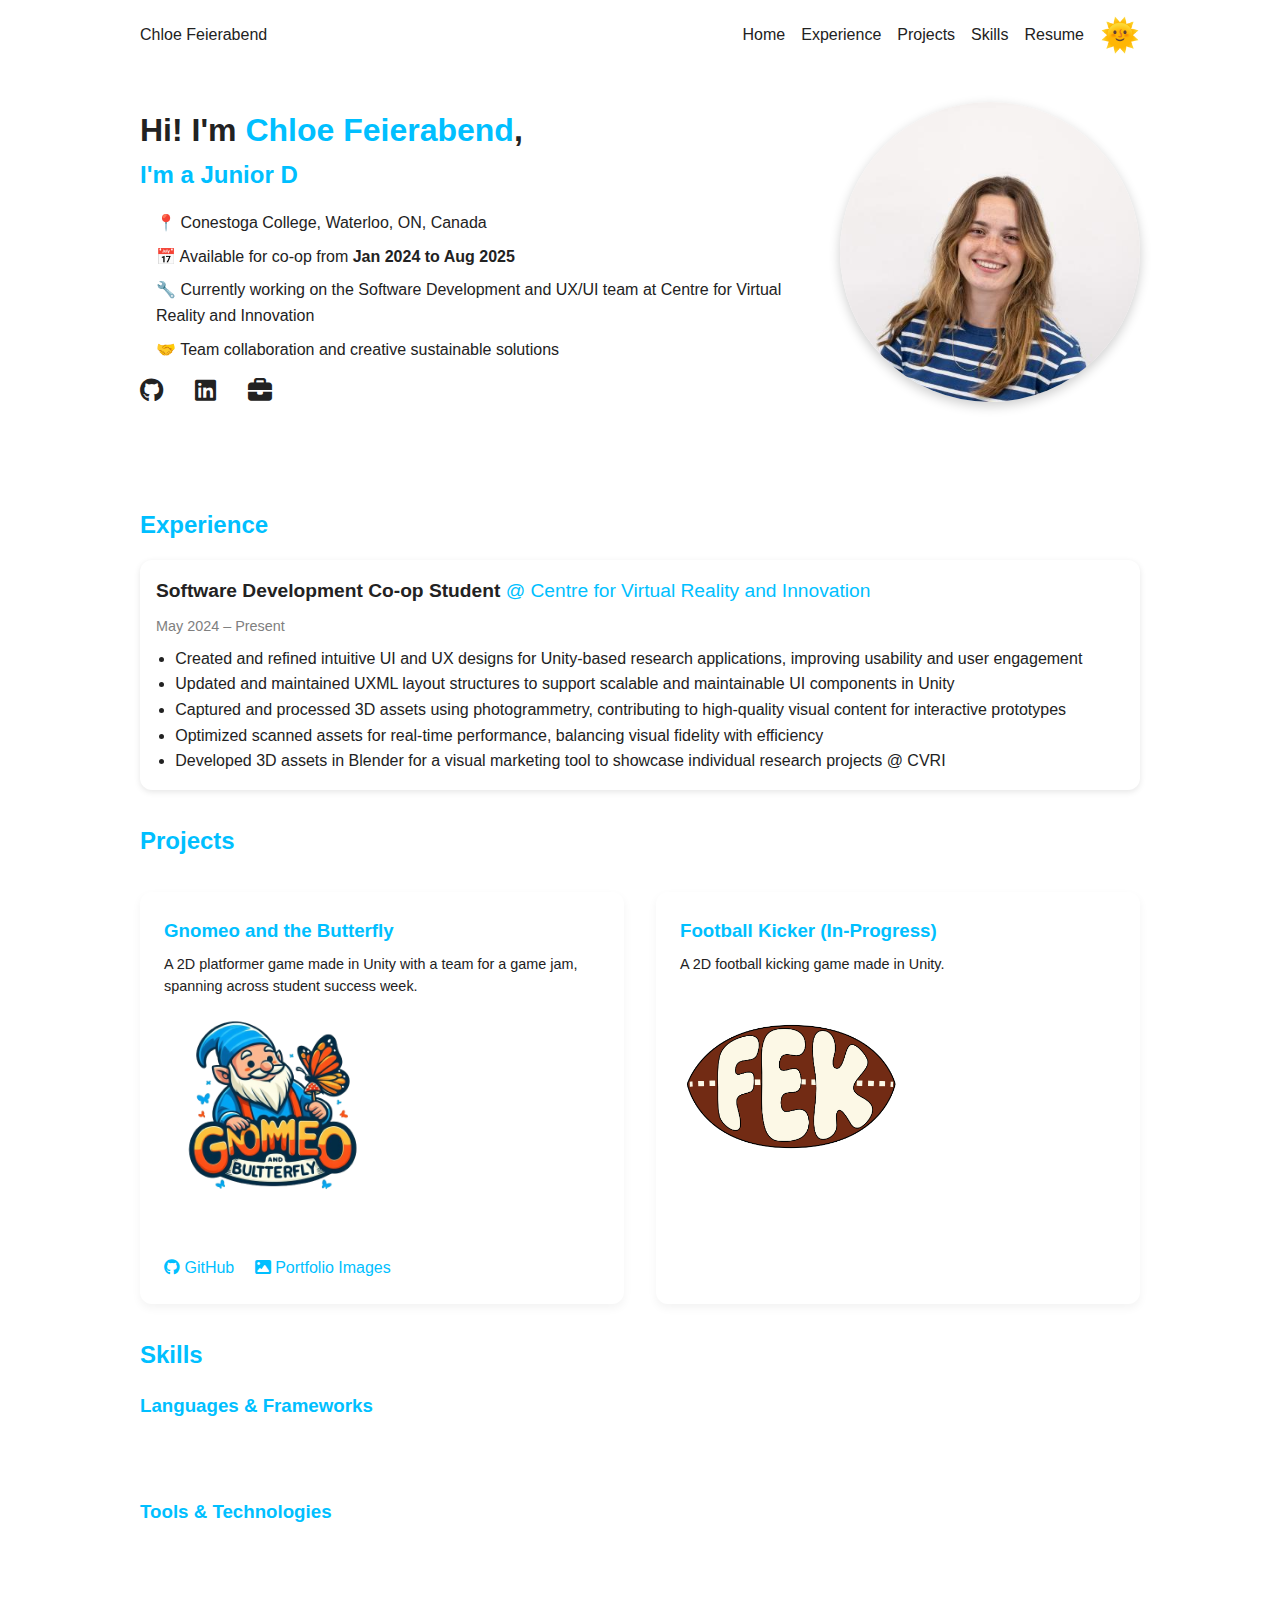
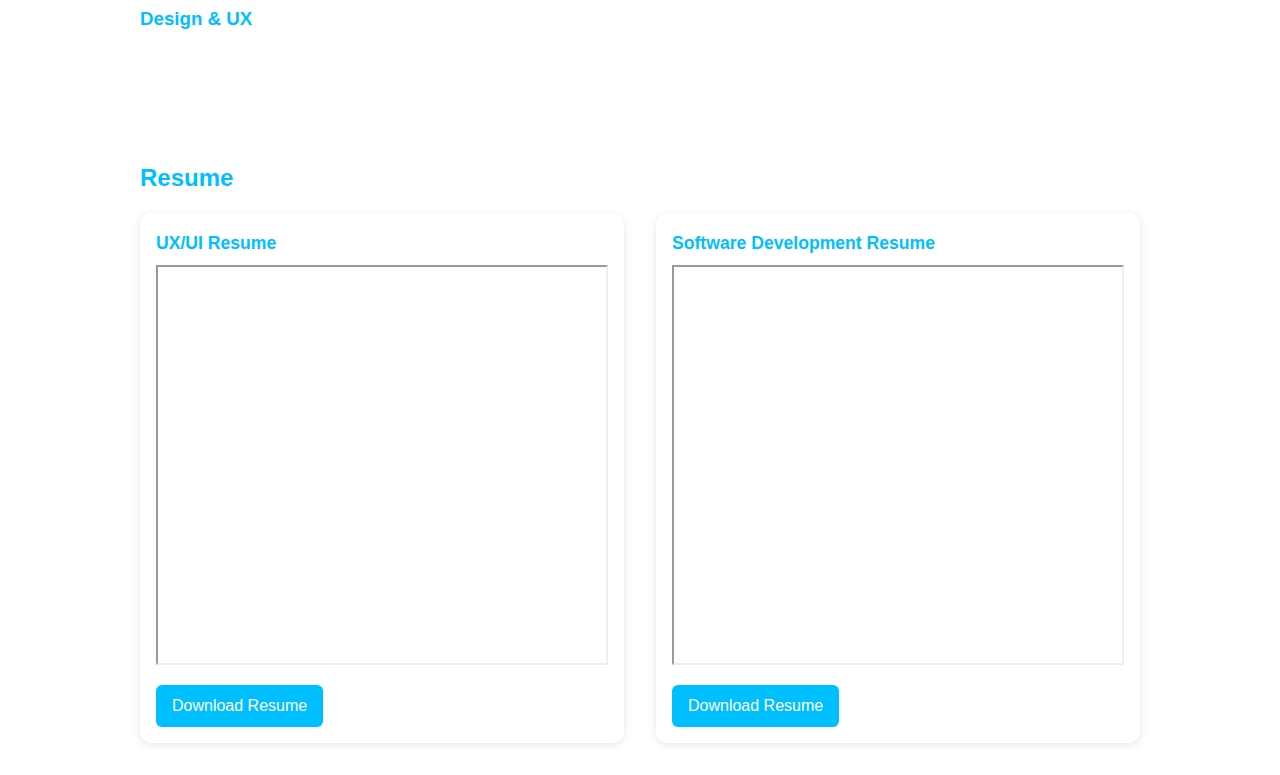
<file: index.html>
<!DOCTYPE html>
<html lang="en">
  <head>
    <meta charset="UTF-8" />
    <meta name="viewport" content="width=device-width, initial-scale=1.0" />
    <title>Chloe Feierabend | Portfolio</title>
    <link rel="stylesheet" href="style.css" />
    <link
      rel="stylesheet"
      href="https://cdnjs.cloudflare.com/ajax/libs/font-awesome/6.5.0/css/all.min.css"
    />
    <link rel="stylesheet" href="skills.css" />
    <link rel="stylesheet" href="projects.css">
    <link rel="stylesheet" href="scrollToTop.css">
    <link rel="stylesheet" href="resume.css">
    <script defer src="script.js"></script>
    <script defer src="scriptTest.js"></script>
  </head>
  <body data-theme="light">
    <header>
      <nav class="navbar">
        <div class="logo">Chloe Feierabend</div>
        <ul class="nav-links">
          <li><a href="#home">Home</a></li>
          <li><a href="#experience">Experience</a></li>
          <li><a href="#projects">Projects</a></li>
          <li><a href="#skills">Skills</a></li>
          <li><a href="#resume">Resume</a></li>
          <button id="theme-toggle">🌞</button>

        </ul>
      </nav>
    </header>

    <!-- Hero Section -->
    <section class="hero" id="home">
      <div class="hero-text">
        <h1>Hi! I'm <span class="highlight">Chloe Feierabend</span>,</h1>
        <h2>I'm a <span id="typewriter"></span></h2>
        <ul class="details">
          <li>📍 Conestoga College, Waterloo, ON, Canada</li>
          <li>
            📅 Available for co-op from <strong>Jan 2024 to Aug 2025</strong>
          </li>
          <li>
            🔧 Currently working on the Software Development and UX/UI team at
            Centre for Virtual Reality and Innovation
          </li>
          <li>🤝 Team collaboration and creative sustainable solutions</li>
        </ul>
        
        <!-- Social Links -->
        <div class="socials">
          <div class="tooltip">
            <a
              href="https://github.com/chloefeierabend"
              target="_blank"
              rel="noopener noreferrer"
              ><i class="fab fa-github"></i
            ></a>
            <span class="tooltip-text">Connect with me on GitHub</span>
          </div>
          <div class="tooltip">
            <a
              href="https://www.linkedin.com/in/chloe-feierabend/"
              target="_blank"
              rel="noopener noreferrer"
              title="Connect with me on LinkedIn"
              ><i class="fab fa-linkedin"></i
            ></a>
            <span class="tooltip-text">Connect with me on LinkedIn</span>
          </div>
          <div class="tooltip">
            <a
              href="https://chloefeierabend1.wixsite.com/chloe-feierabend"
              target="_blank"
              rel="noopener noreferrer"
            >
              <i class="fa-solid fa-briefcase"></i>
            </a>
            <span class="tooltip-text">Visit Portfolio</span>
          </div>
        </div>
      </div>
      <div class="hero-img">
        <img src="Images/pfp.jpg" alt="My profile photo" />
      </div>
    </section>

    <!-- Experience -->
    <section id="experience">
      <h2>Experience</h2>
      <div class="experience-item">
        <h3>
          Software Development Co-op Student
          <span>@ Centre for Virtual Reality and Innovation</span>
        </h3>
        <p class="experience-date">May 2024 – Present</p>
        <ul>
          <li>
            Created and refined intuitive UI and UX designs for Unity-based
            research applications, improving usability and user engagement
          </li>
          <li>
            Updated and maintained UXML layout structures to support scalable
            and maintainable UI components in Unity
          </li>
          <li>
            Captured and processed 3D assets using photogrammetry, contributing
            to high-quality visual content for interactive prototypes
          </li>
          <li>
            Optimized scanned assets for real-time performance, balancing visual
            fidelity with efficiency
          </li>
          <li>
            Developed 3D assets in Blender for a visual marketing tool to
            showcase individual research projects @ CVRI
          </li>
        </ul>
      </div>
    </section>

    <!-- Projects -->
    <section id="projects">
      <h2>Projects</h2>
      <div class="projects-grid">
        <div class="project-card">
          <h3>Gnomeo and the Butterfly</h3>
          <p>A 2D platformer game made in Unity with a team for a game jam, spanning across student success week.</p>
          <img src="Images/logoGnomeo.png" alt="Project Screenshot" class="project-thumb">
          <div class="project-links">
            <a href="https://github.com/JoshLanesmith/Pandasaurus_2D_Platformer" target="_blank" rel="noopener noreferrer"><i class="fab fa-github"></i> GitHub</a>
            <a href="https://chloefeierabend1.wixsite.com/chloe-feierabend/portfolio-collections/my-portfolio/gnomeo-and-the-butterfly" target="_blank" rel="noopener noreferrer"><i class="fa-solid fa-image"></i></i> Portfolio Images</a>
          </div>
        </div>
        <div class="project-card">
          <h3>Football Kicker (In-Progress)</h3>
          <p>A 2D football kicking game made in Unity.</p>
          <img src="Images/FootballFEK-02.png" alt="Project Screenshot" class="project-thumb">
          <div class="project-links">
            <!-- <a href="ADD LINK HERE" target="_blank" rel="noopener noreferrer"><i class="fab fa-github"></i> GitHub</a> -->
          </div>
        </div>
      </div>
      <!-- ADD MORE PROJECTS -->
    </section>

    <!-- Skills -->
    <section id="skills">
      <h2>Skills</h2>

      <div class="skills-category">
        <h3>Languages & Frameworks</h3>
        <div class="skills-grid">
          <span class="skill"><i class="fab fa-html5"></i> HTML5</span>
          <span class="skill"><i class="fab fa-css3-alt"></i> CSS3</span>
          <span class="skill"><i class="fab fa-js-square"></i> JavaScript</span>
          <span class="skill"><i class="fab fa-unity"></i> Unity</span>
        </div>
      </div>

      <div class="skills-category">
        <h3>Tools & Technologies</h3>
        <div class="skills-grid">
          <span class="skill"><i class="fab fa-git-alt"></i> Git</span>
          <span class="skill"><i class="fab fa-github"></i> GitHub</span>
          <span class="skill"><i class="fas fa-code"></i> VS Code</span>
          <span class="skill"><i class="fas fa-cube"></i> Blender</span>
          <span class="skill"
            ><i class="fas fa-camera"></i> Photogrammetry</span
          >
        </div>
      </div>

        <div class="skills-category">
          <h3>Design & UX</h3>
          <div class="skills-grid">
            <span class="skill"><i class="fab fa-figma"></i> Figma</span>
            <span class="skill"
              ><i class="fas fa-pencil-ruler"></i> Wireframing</span
            >
            <span class="skill"
              ><i class="fas fa-vector-square"></i> Prototyping</span
            >
            <span class="skill"
              ><i class="fas fa-user-check"></i> User Testing</span
            >
            <span class="skill"
              ><i class="fas fa-poll-h"></i> Survey Design</span
            >
            <span class="skill"
              ><i class="fas fa-comments"></i> User Interviews</span
            >
            <span class="skill"
              ><i class="fas fa-brain"></i> Design Thinking</span
            >
            <span class="skill"
              ><i class="fas fa-magic"></i> Accessibility</span
            >
          </div>
        </div>
      </div>
    </section>

    <!-- Resume -->
    <section id="resume">
      <h2>Resume</h2>
      <div class="resume-grid">
        <div class="resume-card">
          <h3>UX/UI Resume</h3>
          <iframe src="Resumes/Chloe Feierabend UX UI Resume Spring 2025.pdf" width="100%" height="400px" title="Chloe Feierabend UX/UI Resume"></iframe>
          <a href="Resumes/Chloe Feierabend UX UI Resume Spring 2025.pdf" download class="resume-button">Download Resume</a>
        </div>
        <div class="resume-card">
          <h3>Software Development Resume</h3>
          <iframe src="Resumes/Chloe Feierabend Software Developer Spring 2025.pdf" width="100%" height="400px" title="Chloe Feierabend Software Development Resume"></iframe>
          <a href="Resumes/Chloe Feierabend Software Developer Spring 2025.pdf" download class="resume-button">Download Resume</a>
        </div>
      </div>
    </section>
 

    <button class="scroll-to-top hidden" aria-label="Scroll to top">
      ⬆️
    </button>
    
  </body>
</html>
</file>
<file: skills.css>
.skills-category {
  margin-bottom: 2rem;
}

.skills-category h3 {
  color: var(--accent);
  margin-bottom: 0.5rem;
}

.skills-grid {
  display: flex;
  flex-wrap: wrap;
  gap: 0.75rem;
}

.skill {
  background-color: var(--skills-bg);
  color: var(--skills-text);
  padding: 0.4rem 0.9rem;
  border-radius: 5px;
  font-size: 0.85rem;
  font-weight: 500;
  display: inline-flex;
  align-items: center;
  gap: 0.5rem;
  box-shadow: none;
  border: 1px solid rgba(0, 0, 0, 0.05);
  transition: none;
  cursor: default;
  opacity: 0;
  transform: translateY(20px);
  animation: fadeInUp 0.3s ease forwards;
}

.skill:nth-child(1) {
  animation-delay: 0.05s;
}
.skill:nth-child(2) {
  animation-delay: 0.1s;
}
.skill:nth-child(3) {
  animation-delay: 0.15s;
}
.skill:nth-child(4) {
  animation-delay: 0.2s;
}
.skill:nth-child(5) {
  animation-delay: 0.25s;
}
.skill:nth-child(6) {
  animation-delay: 0.3s;
}
.skill:nth-child(7) {
  animation-delay: 0.35s;
}
/* ...add as needed */

@keyframes fadeInUp {
  to {
    opacity: 1;
    transform: translateY(0);
  }
}
</file>
<file: projects.css>
.projects-grid {
  display: grid;
  grid-template-columns: repeat(auto-fit, minmax(280px, 1fr));
  gap: 2rem;
  margin-top: 2rem;
}

.project-card {
  background-color: var(--card);
  padding: 1.5rem;
  border-radius: 12px;
  box-shadow: 0 4px 10px rgba(0, 0, 0, 0.05);
  transition: transform 0.3s ease, box-shadow 0.3s ease;
}

.project-card:hover {
  transform: translateY(-6px);
  box-shadow: 0 6px 16px rgba(0, 0, 0, 0.1);
}

.project-card h3 {
  margin-bottom: 0.5rem;
  color: var(--accent);
}

.project-card p {
  font-size: 0.9rem;
  line-height: 1.5;
}

.project-links {
  margin-top: 1rem;
}

.project-links a {
  margin-right: 1rem;
  color: var(--accent);
  font-weight: 500;
  text-decoration: none;
}

.project-links a:hover {
  text-decoration: underline;
}

.project-thumb {
  width: 50%;
  border-radius: 8px;
  margin-bottom: 1rem;
}
</file>
<file: scrollToTop.css>
.scroll-to-top {
  position: fixed;
  bottom: 20px;
  right: 20px;
  background-color: var(--accent);
  color: #b22828;
  border: none;
  border-radius: 50%;
  width: 48px;
  height: 48px;
  display: flex;
  align-items: center;
  justify-content: center;
  cursor: pointer;
  opacity: 1;
  transition: opacity 0.3s ease, transform 0.3s ease;
  box-shadow: 0 2px 6px rgba(0, 0, 0, 0.2);
  z-index: 9999;
  font-size: 1.5rem;
}

.scroll-to-top:hover {
  transform: translateY(-3px);
}

.scroll-to-top.hidden {
  opacity: 0;
  pointer-events: none;
}
</file>
<file: resume.css>
.resume-grid {
  display: grid;
  grid-template-columns: 1fr 1fr;
  gap: 2rem;
  margin-top: 1rem;
}

.resume-card {
  background-color: var(--card);
  padding: 1rem;
  border-radius: 12px;
  box-shadow: 0 2px 8px rgba(0, 0, 0, 0.1);
}

.resume-card h3 {
  margin-bottom: 0.5rem;
  color: var(--accent);
  font-size: 1.1rem;
}

.resume-button {
  display: inline-block;
  margin-top: 0.75rem;
  padding: 0.5rem 1rem;
  background-color: var(--accent);
  color: #fff;
  text-decoration: none;
  border-radius: 6px;
  transition: background-color 0.2s ease;
}

.resume-button:hover {
  background-color: color-mix(in hsl, var(--accent), black 10%);
  scale: 1.05;
}

@media (max-width: 768px) {
  .resume-cards {
    grid-template-columns: 1fr;
  }
}
</file>
<file: style.css>
/* Reset and base styles */
* {
  margin: 0;
  padding: 0;
  box-sizing: border-box;
  font-family: "Segoe UI", Tahoma, Geneva, Verdana, sans-serif;
}

body {
  background-color: var(--bg);
  color: var(--text);
  transition: background-color 0.3s ease, color 0.3s ease;
  line-height: 1.6;
  padding: 0 1rem;
}

/* html[data-theme="light"] {
  --bg: #ffffff;
  --text: #222222;
  --accent: #00aaff;
  --card: #f4f4f4;
  --tooltip-bg: #005781;
  --tooltip-text: #ffffff;
  --skills-bg: #eef9ff;
  --skills-text: #005781;
}

html[data-theme="dark"] {
  --bg: #1e1e1e;
  --text: #f5f5f5;
  --accent: #66ccff;
  --card: #2c2c2c;
  --tooltip-bg: #005781;
  --tooltip-text: #f5f5f5;
  --skills-bg: #1f2f39;
  --skills-text: #f5f5f5;
} */

body[data-theme="light"] {
  --bg: #ffffff;
  --text: #222222;
  --accent: hsl(195, 100%, 50%);
  --tooltip-bg: #005781;
  --tooltip-text: #ffffff;
  --skills-bg: #eef9ff;
  --skills-text: #005781;
}

body[data-theme="dark"] {
  --bg: #1e1e1e;
  --text: #f5f5f5;
  --accent: hsl(195, 100%, 50%);
  --card: #2c2c2c;
  --tooltip-bg: #005781;
  --tooltip-text: #f5f5f5;
  --skills-bg: #1f2f39;
  --skills-text: #f5f5f5;
}

#theme-toggle {
  background: none;
  border: none;
  font-size: 2rem;
  cursor: pointer;
  color: var(--text);
  transition: transform 0.4s ease;
}

#theme-toggle.animate {
  transform: rotate(180deg);
}

header {
  padding: 1rem 0;
}

.navbar {
  display: flex;
  justify-content: space-between;
  align-items: center;
  max-width: 1000px;
  margin: auto;
}

.nav-links {
  list-style: none;
  display: flex;
  gap: 1rem;
  align-items: center;
}

.nav-links a {
  text-decoration: none;
  color: var(--text);
  transition: color 0.2s;
}

.nav-links a:hover {
  color: var(--accent);
}

/* #theme-toggle {
  background: none;
  border: none;
  font-size: 1.5rem;
  cursor: pointer;
  transition: transform 0.4s ease;
  color: var(--text);
}

#theme-toggle.animate {
  transform: rotate(180deg);
} */

.hero {
  display: flex;
  flex-wrap: wrap;
  align-items: center;
  justify-content: space-between;
  padding: 2rem 0;
  max-width: 1000px;
  margin: auto;
  gap: 2rem;
}

.hero-text {
  flex: 1;
  min-width: 280px;
}

.hero-img img {
  max-width: 300px;
  border-radius: 50%;
  box-shadow: 0 4px 12px rgba(0, 0, 0, 0.2);
  flex-shrink: 0;
}

.highlight {
  color: var(--accent);
}

.details {
  margin: 1rem 0;
  list-style: none;
  padding-left: 1rem;
}

.details li {
  margin: 0.5rem 0;
}

.socials a img {
  width: 24px;
  margin-right: 0.5rem;
}

section {
  margin: 2rem auto;
  max-width: 1000px;
}

h2 {
  color: var(--accent);
  margin-bottom: 1rem;
}

.socials i {
  font-size: 24px;
  margin-right: 0.5rem;
  color: var(--text);
  transition: color 0.2s ease;
}

.socials i:hover {
  color: var(--accent);
}

/* Experience Section */
#experience {
  margin-top: 4rem;
}

.experience-item {
  margin-bottom: 2rem;
  background: var(--card);
  padding: 1rem;
  border-radius: 12px;
  box-shadow: 0 2px 6px rgba(0, 0, 0, 0.1);
}

.experience-item h3 {
  font-size: 1.2rem;
  margin-bottom: 0.5rem;
}

.experience-item h3 span {
  color: var(--accent);
  font-weight: normal;
}

.experience-date {
  font-size: 0.9rem;
  color: gray;
  margin-bottom: 0.5rem;
}

.experience-item ul {
  padding-left: 1.2rem;
  list-style: disc;
}

/* Tooltips */

.socials {
  display: flex;
  gap: 1.5rem; /* even space between icons */
  align-items: center;
  justify-content: left;
  flex-wrap: wrap;
}

.tooltip {
  position: relative;
  display: inline-flex;
  align-items: center;
  justify-content: center;
}

.tooltip .tooltip-text {
  visibility: hidden;
  opacity: 0;
  width: max-content;
  background-color: var(--tooltip-bg);
  color: var(--tooltip-text);
  text-align: center;
  padding: 0.4rem 0.6rem;
  border-radius: 6px;
  position: absolute;
  z-index: 10;
  top: 125%;
  left: 50%;
  white-space: nowrap;
  box-shadow: 0 2px 6px rgba(0, 0, 0, 0.1);
  transition: opacity 0.3s ease;
  font-size: 0.75rem;
  transform: translateX(-50%);
}

/* TODO Positioning options */
.tooltip-text.centered {
  left: 50%;
  transform: translateX(-50%);
}

.tooltip-text.left {
  left: 0;
  transform: translateX(0);
}

.tooltip-text.right {
  right: 0;
  transform: translateX(0);
}

.tooltip:hover .tooltip-text {
  visibility: visible;
  opacity: 1;
}

.tooltip-text::before {
  content: "";
  position: absolute;
  top: -6px; /* just above the tooltip box */
  left: 50%;
  transform: translateX(-50%);
  border-left: 6px solid transparent;
  border-right: 6px solid transparent;
  border-bottom: 6px solid var(--tooltip-bg);
}

/* Media Queries */
@media (max-width: 768px) {
  .hero {
    flex-direction: column;
    text-align: center;
  }

  .hero-text {
    order: 1;
    display: flex;
    flex-direction: column;
    align-items: center;
  }

  .hero-img {
    margin-top: 1.5rem;
    display: flex;
    justify-content: center;
    width: 100%;
  }

  .hero-img img {
    margin: 0 auto;
    max-width: 200px;
    height: auto;
  }
}

/* Scroll to top button */
.scroll-to-top {
  position: fixed;
  bottom: 20px;
  right: 20px;
  background-color: var(--accent);
  color: #fff;
  border: none;
  border-radius: 50%;
  width: 40px;
  height: 40px;
  display: flex;
  align-items: center;
  justify-content: center;
  cursor: pointer;
  opacity: 0;
  transition: opacity 0.3s ease;
  box-shadow: 0 2px 6px rgba(0, 0, 0, 0.1);
  z-index: 9999;
}

.scroll-to-top.show {
  opacity: 1;
}

.scroll-to-top i {
  font-size: 20px;
}
</file>
